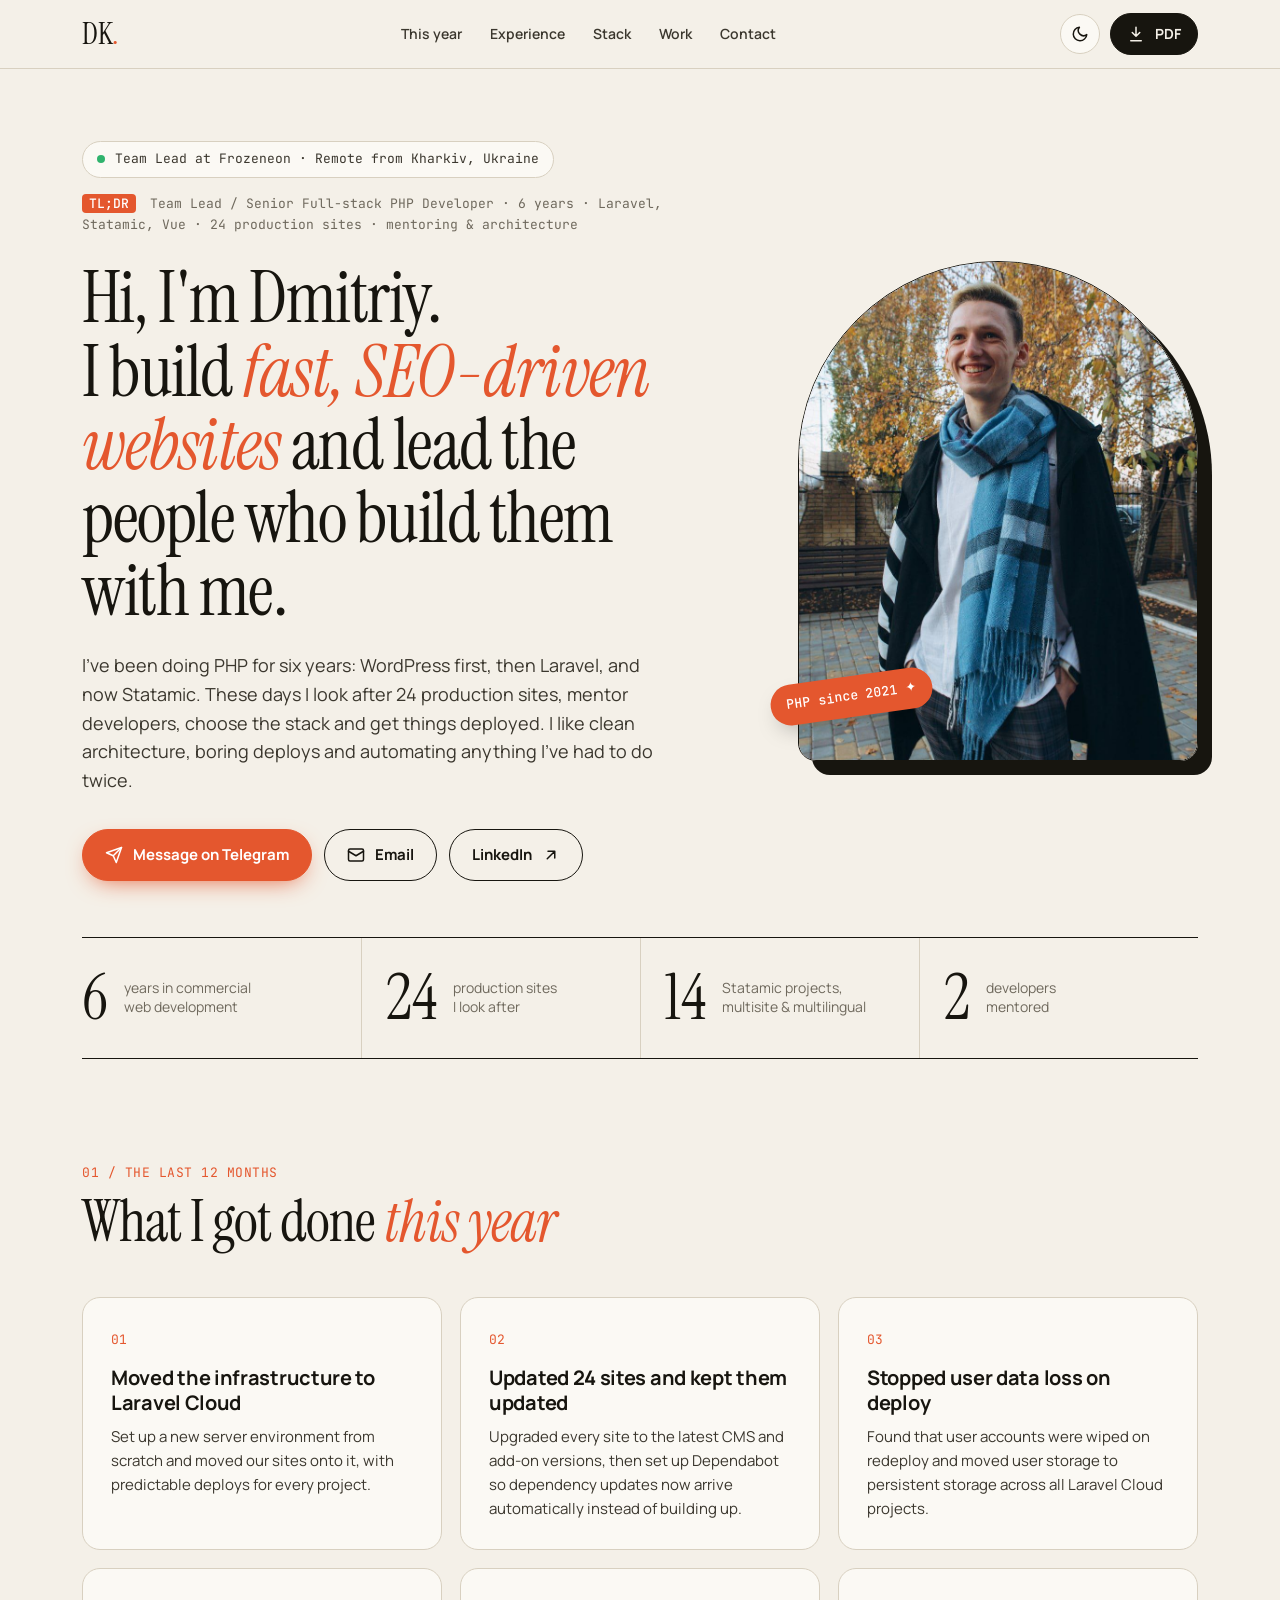
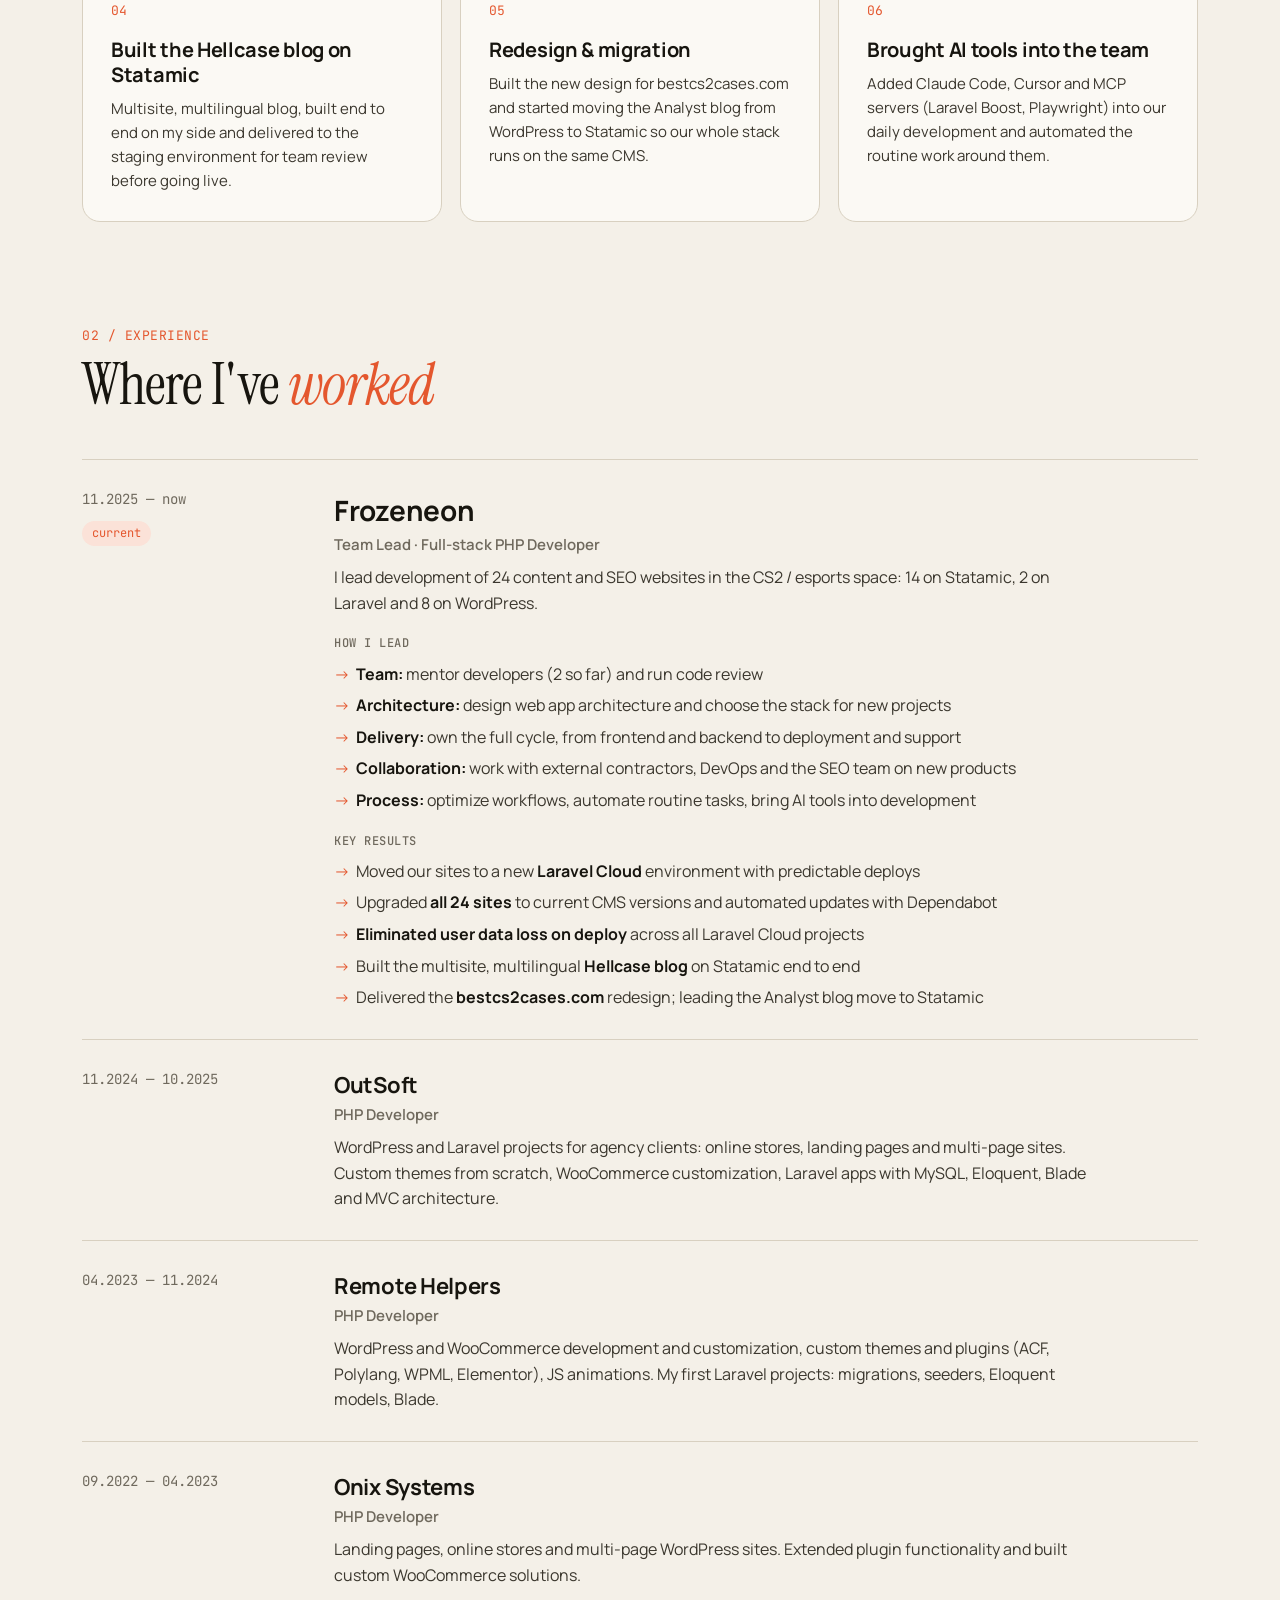
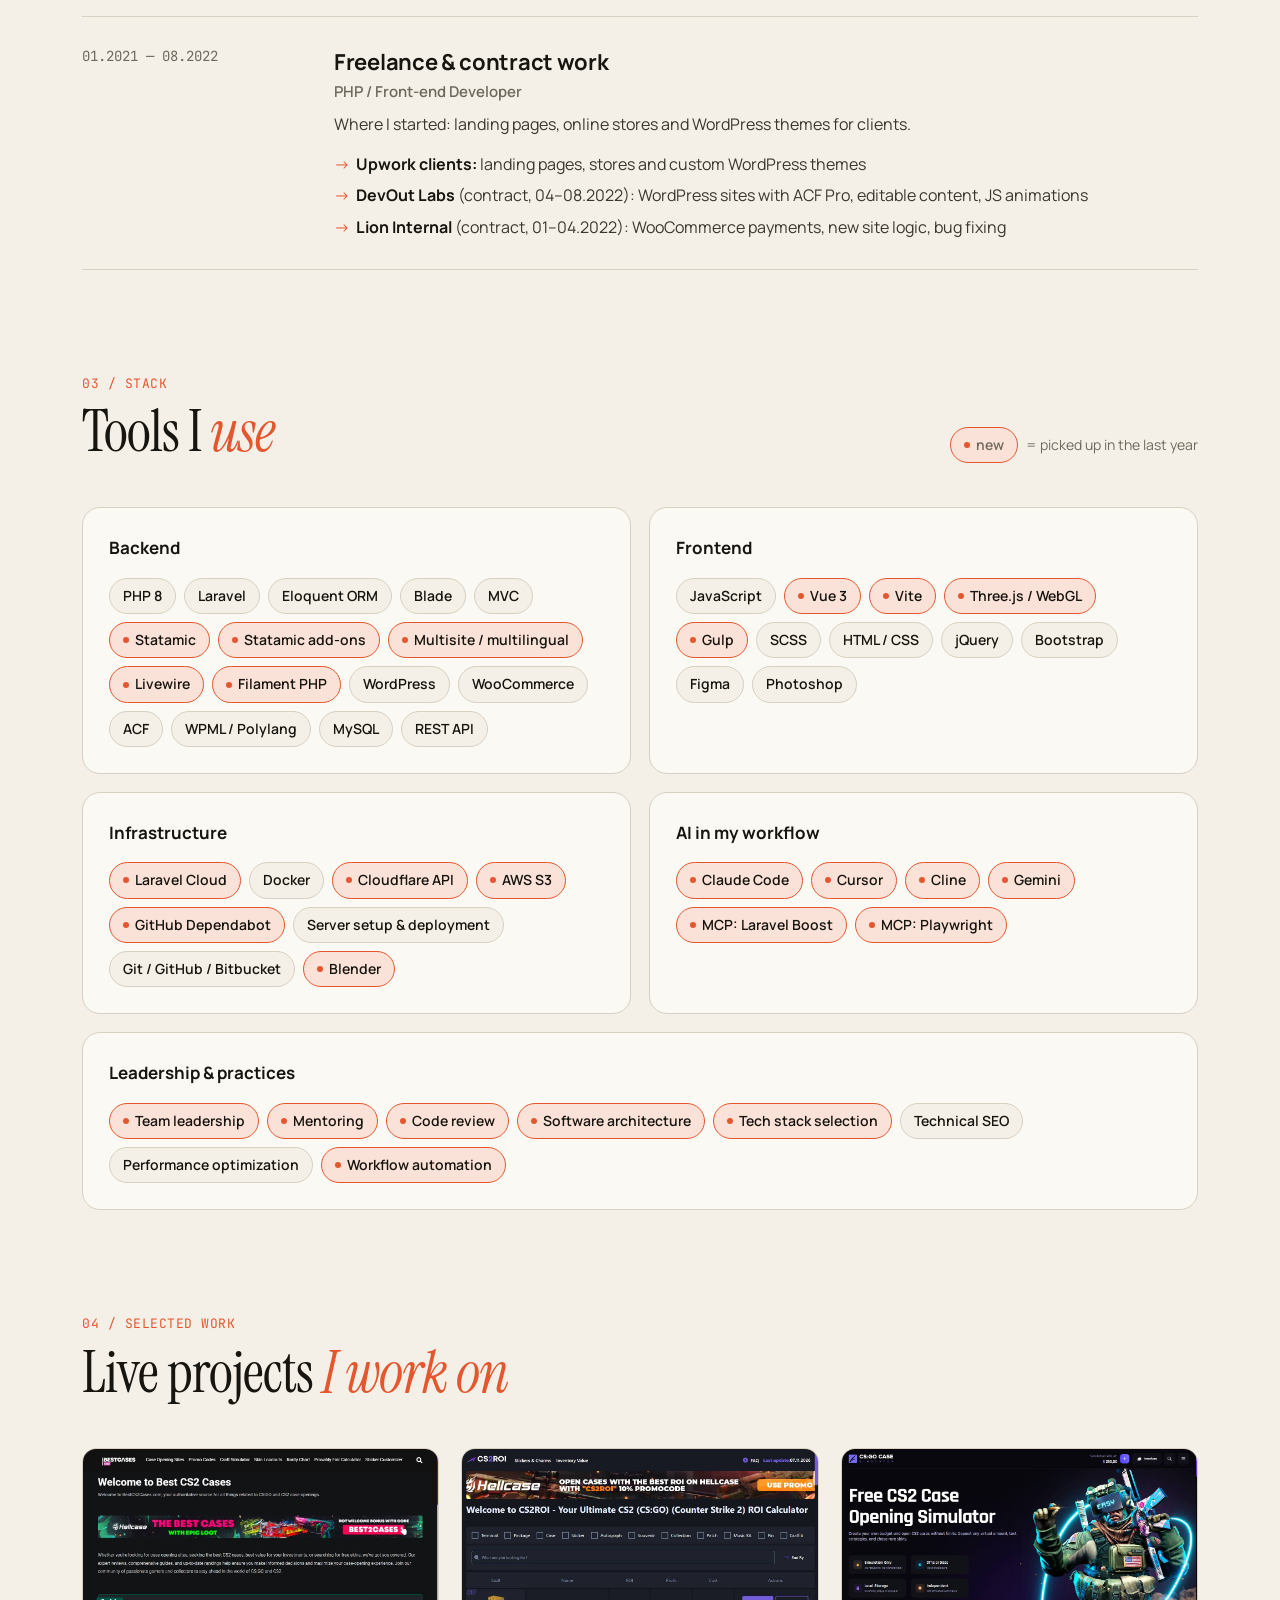
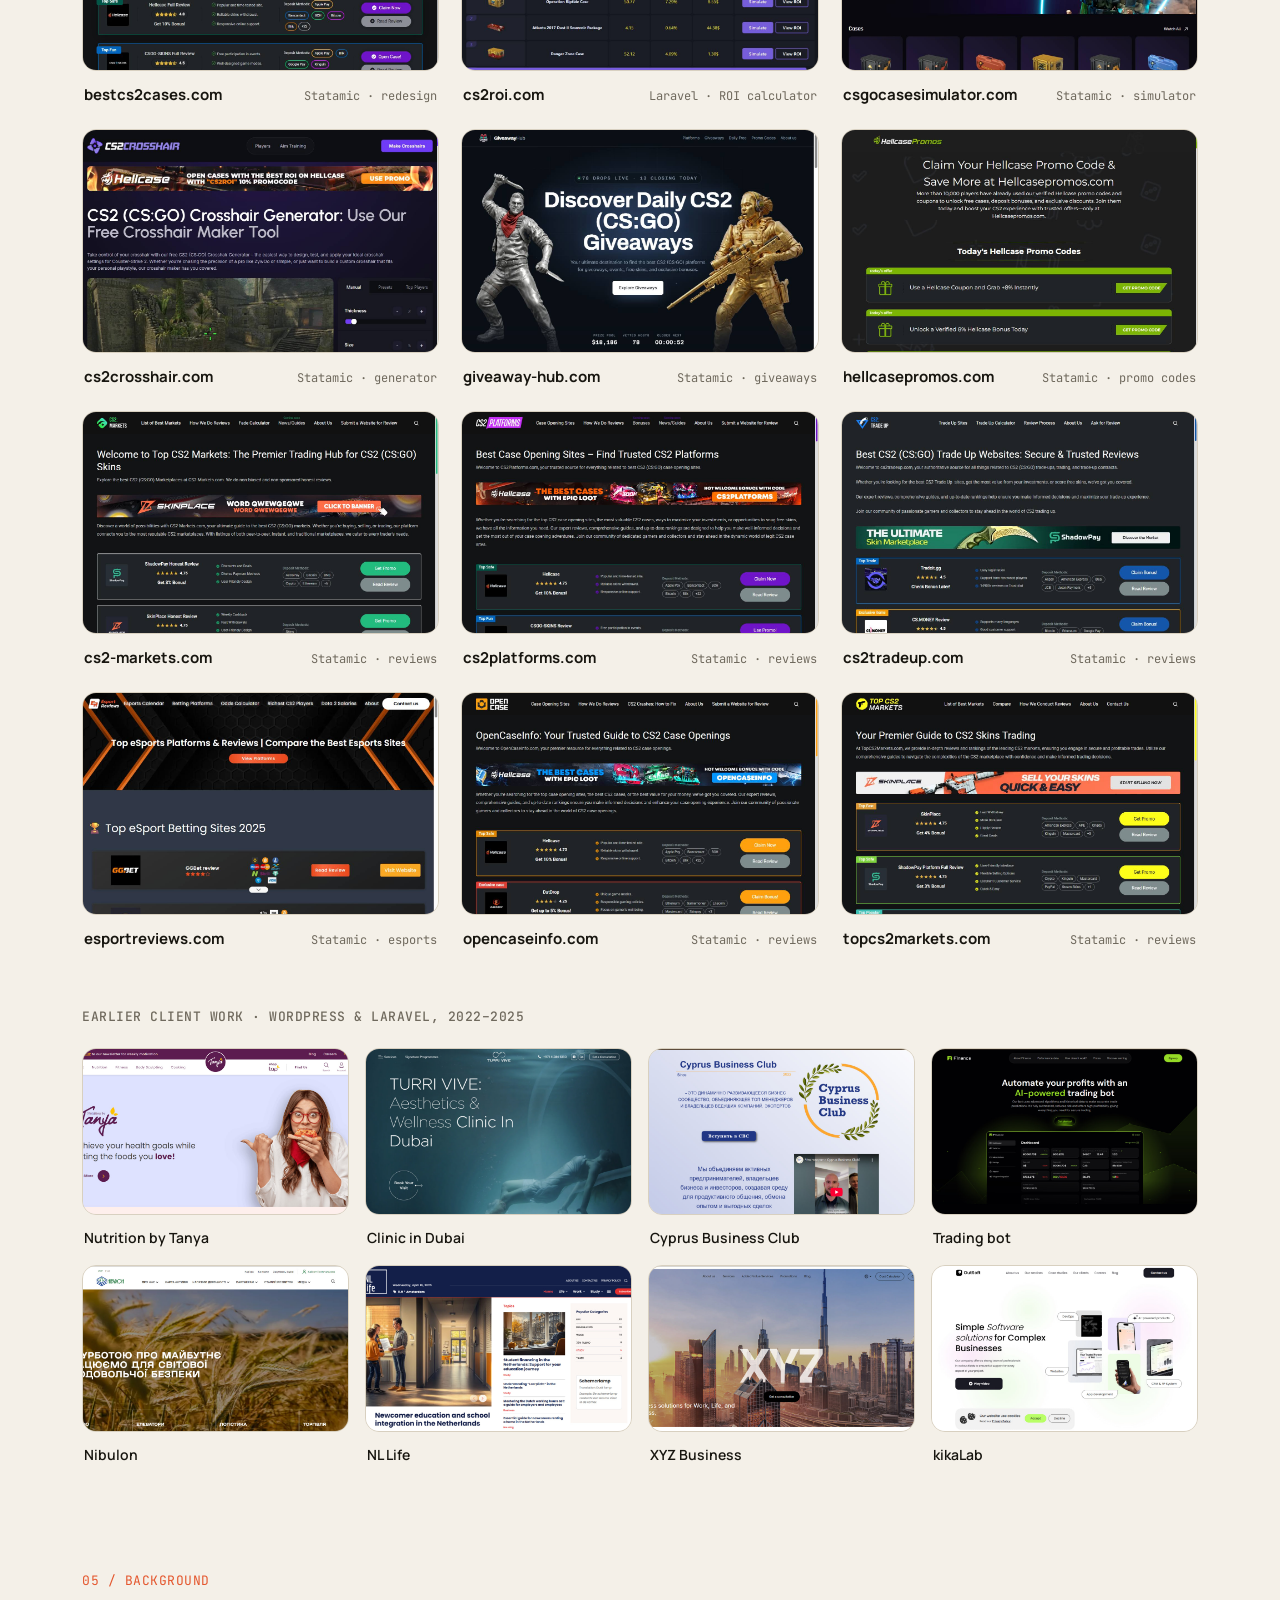
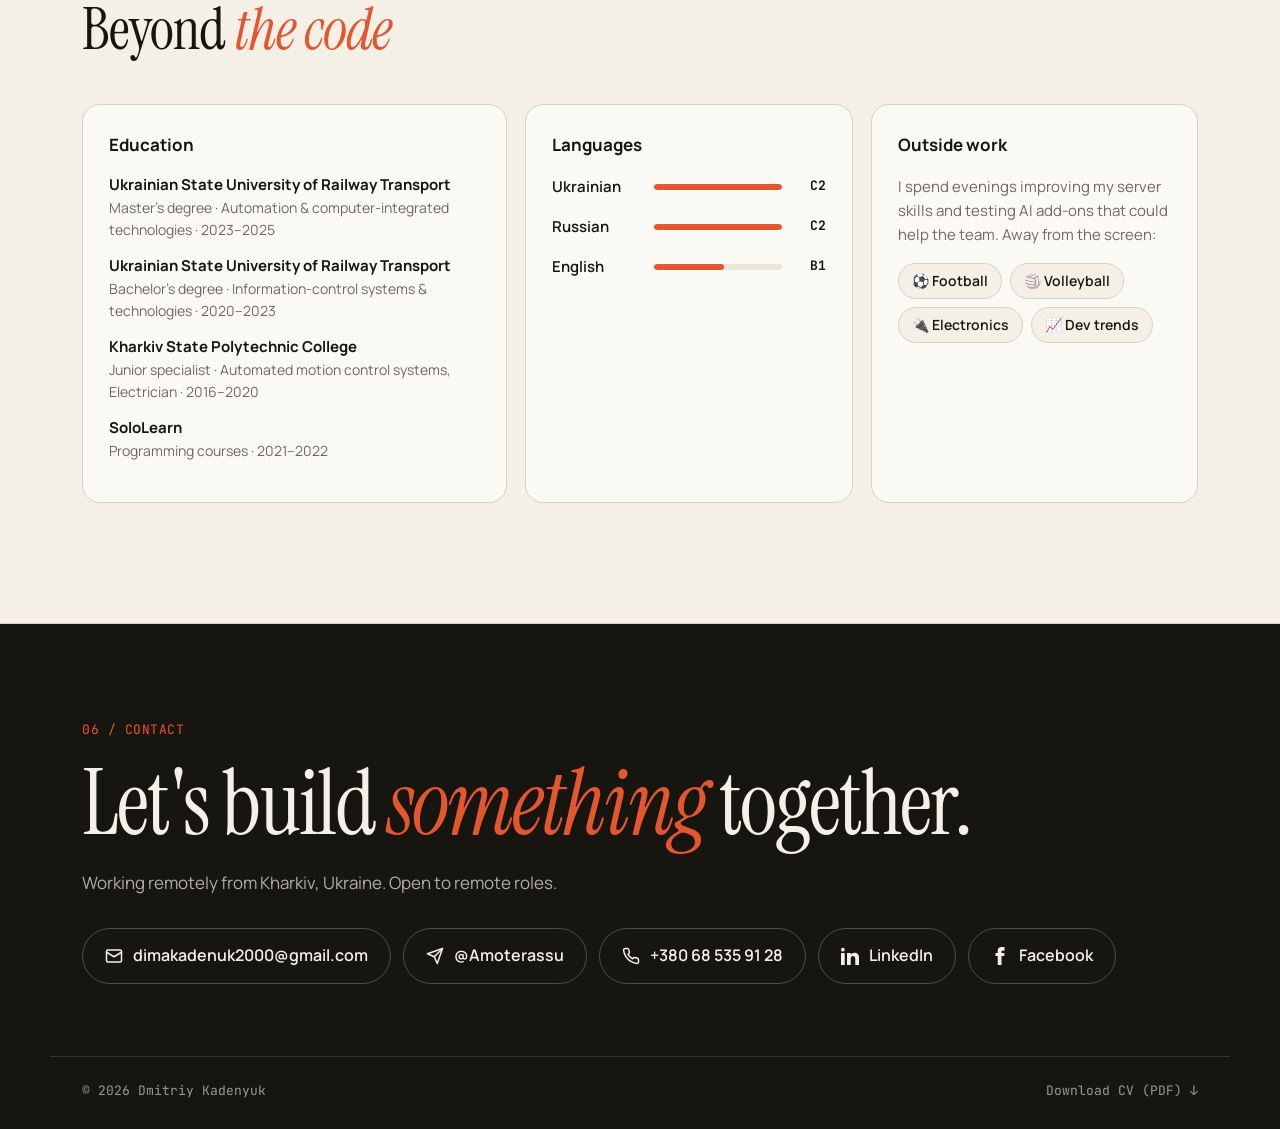
<file: index.html>
<!DOCTYPE html>
<html lang="en">

<head>
    <meta charset="UTF-8">
    <meta name="viewport" content="width=device-width, initial-scale=1.0">
    <title>Dmitriy Kadenyuk — Team Lead, PHP / Laravel / Statamic</title>
    <meta name="description"
        content="Dmitriy Kadenyuk — Team Lead and Senior Full-stack PHP Developer, 6 years of experience. Laravel, Statamic, WordPress, Vue. Leads 24 production websites at Frozeneon. Remote, Kharkiv, Ukraine.">
    <link rel="canonical" href="https://dmitriy-kadeniuk.github.io/myCV-main/">
    <script type="application/ld+json">
    {
        "@context": "https://schema.org",
        "@type": "Person",
        "name": "Dmitriy Kadenyuk",
        "alternateName": ["Dmytro Kadeniuk", "Dmitriy Kadeniuk", "Flexx"],
        "jobTitle": "Team Lead, Senior Full-stack PHP Developer",
        "description": "Team Lead and full-stack PHP developer with 6 years of commercial experience in Laravel, Statamic and WordPress. Leads development of 24 production websites, mentors developers, designs architecture and owns deployment.",
        "url": "https://dmitriy-kadeniuk.github.io/myCV-main/",
        "image": "https://dmitriy-kadeniuk.github.io/myCV-main/assets/img/my1.jpg",
        "email": "mailto:dimakadenuk2000@gmail.com",
        "telephone": "+380685359128",
        "address": {
            "@type": "PostalAddress",
            "addressLocality": "Kharkiv",
            "addressCountry": "UA"
        },
        "worksFor": {
            "@type": "Organization",
            "name": "Frozeneon"
        },
        "alumniOf": [
            { "@type": "CollegeOrUniversity", "name": "Ukrainian State University of Railway Transport" },
            { "@type": "EducationalOrganization", "name": "Kharkiv State Polytechnic College" }
        ],
        "knowsLanguage": ["uk", "ru", "en"],
        "knowsAbout": [
            "PHP", "Laravel", "Statamic", "WordPress", "WooCommerce", "Livewire", "Filament", "Vue.js", "Vite",
            "Three.js", "MySQL", "REST API", "Docker", "Laravel Cloud", "Cloudflare", "AWS S3",
            "Technical SEO", "Software architecture", "Code review", "Mentoring", "Team leadership",
            "Claude Code", "Cursor", "Model Context Protocol"
        ],
        "sameAs": [
            "https://www.linkedin.com/in/dmitriy-kadeniuk/",
            "https://t.me/Amoterassu"
        ]
    }
    </script>
    <link rel="preconnect" href="https://fonts.googleapis.com">
    <link rel="preconnect" href="https://fonts.gstatic.com" crossorigin>
    <link
        href="https://fonts.googleapis.com/css2?family=Instrument+Serif:ital@0;1&family=JetBrains+Mono:wght@400;500&family=Manrope:wght@400;500;600;700;800&display=swap"
        rel="stylesheet">
    <link rel="stylesheet" href="assets/style/css/main.css">
    <script>
        // Apply the saved theme (or the system one) before the first paint
        (function () {
            var t = null;
            try { t = localStorage.getItem('theme'); } catch (e) {}
            if (t !== 'light' && t !== 'dark') {
                t = window.matchMedia && matchMedia('(prefers-color-scheme: dark)').matches ? 'dark' : 'light';
            }
            document.documentElement.setAttribute('data-theme', t);
        })();
    </script>
</head>

<body>
    <header class="topbar">
        <div class="wrap topbar__inner">
            <a href="#top" class="logo" aria-label="Home">DK<span>.</span></a>
            <nav class="nav">
                <a href="#year">This year</a>
                <a href="#experience">Experience</a>
                <a href="#stack">Stack</a>
                <a href="#work">Work</a>
                <a href="#contact">Contact</a>
            </nav>
            <div class="topbar__right">
                <button class="theme-toggle" type="button" aria-label="Switch to dark theme">
                    <svg class="icon-moon" viewBox="0 0 24 24" aria-hidden="true"><path d="M21 12.8A9 9 0 1 1 11.2 3a7 7 0 0 0 9.8 9.8Z" /></svg>
                    <svg class="icon-sun" viewBox="0 0 24 24" aria-hidden="true"><circle cx="12" cy="12" r="4" /><path d="M12 2v2M12 20v2M4.9 4.9l1.4 1.4M17.7 17.7l1.4 1.4M2 12h2M20 12h2M4.9 19.1l1.4-1.4M17.7 6.3l1.4-1.4" /></svg>
                </button>
                <a class="btn btn--ink" href="dmitriy-kadeniuk_cv.pdf" download>
                    <svg viewBox="0 0 24 24" aria-hidden="true"><path d="M12 3v12m0 0-5-5m5 5 5-5M5 21h14" /></svg>
                    PDF
                </a>
            </div>
        </div>
    </header>

    <main id="top">
        <!-- HERO -->
        <section class="hero wrap">
            <div class="hero__text">
                <p class="eyebrow"><span class="dot"></span>Team Lead at Frozeneon · Remote from Kharkiv, Ukraine</p>
                <p class="tldr"><b>TL;DR</b> Team Lead / Senior Full-stack PHP Developer · 6 years · Laravel,
                    Statamic, Vue · 24 production sites · mentoring &amp; architecture</p>
                <h1 class="hero__title">
                    Hi, I'm Dmitriy.<br>
                    I build <em>fast, SEO-driven websites</em> and lead the people who build them with me.
                </h1>
                <p class="hero__lead">
                    I've been doing PHP for six years: WordPress first, then Laravel, and now Statamic.
                    These days I look after 24 production sites, mentor developers, choose the stack and
                    get things deployed. I like clean architecture, boring deploys and automating anything
                    I've had to do twice.
                </p>
                <div class="hero__actions">
                    <a class="btn btn--accent" href="https://t.me/Amoterassu" target="_blank" rel="noopener">
                        <svg viewBox="0 0 24 24" aria-hidden="true"><path d="m22 2-7 20-4-9-9-4Z" /><path d="M22 2 11 13" /></svg>
                        Message on Telegram
                    </a>
                    <a class="btn btn--ghost" href="mailto:dimakadenuk2000@gmail.com">
                        <svg viewBox="0 0 24 24" aria-hidden="true"><rect x="2" y="4" width="20" height="16" rx="2" /><path d="m22 7-10 6L2 7" /></svg>
                        Email
                    </a>
                    <a class="btn btn--ghost" href="https://www.linkedin.com/in/dmitriy-kadeniuk/" target="_blank" rel="noopener">
                        LinkedIn
                        <svg viewBox="0 0 24 24" aria-hidden="true"><path d="M7 17 17 7M8 7h9v9" /></svg>
                    </a>
                </div>
            </div>
            <figure class="hero__photo">
                <img src="assets/img/my1.jpg" alt="Dmitriy Kadenyuk" width="853" height="1280">
                <figcaption class="sticker">PHP since 2021 ✦</figcaption>
            </figure>
        </section>

        <!-- STATS -->
        <section class="stats wrap" aria-label="Key numbers">
            <div class="stat"><b>6</b><span>years in commercial<br>web development</span></div>
            <div class="stat"><b>24</b><span>production sites<br>I look after</span></div>
            <div class="stat"><b>14</b><span>Statamic projects,<br>multisite &amp; multilingual</span></div>
            <div class="stat"><b>2</b><span>developers<br>mentored</span></div>
        </section>

        <!-- THIS YEAR -->
        <section class="section wrap" id="year">
            <div class="section__head">
                <p class="label">01 / The last 12 months</p>
                <h2 class="section__title">What I got done <em>this year</em></h2>
            </div>
            <div class="cards">
                <article class="card">
                    <span class="card__num">01</span>
                    <h3>Moved the infrastructure to Laravel Cloud</h3>
                    <p>Set up a new server environment from scratch and moved our sites onto it, with predictable
                        deploys for every project.</p>
                </article>
                <article class="card">
                    <span class="card__num">02</span>
                    <h3>Updated 24 sites and kept them updated</h3>
                    <p>Upgraded every site to the latest CMS and add-on versions, then set up Dependabot so
                        dependency updates now arrive automatically instead of building up.</p>
                </article>
                <article class="card">
                    <span class="card__num">03</span>
                    <h3>Stopped user data loss on deploy</h3>
                    <p>Found that user accounts were wiped on redeploy and moved user storage to persistent
                        storage across all Laravel Cloud projects.</p>
                </article>
                <article class="card">
                    <span class="card__num">04</span>
                    <h3>Built the Hellcase blog on Statamic</h3>
                    <p>Multisite, multilingual blog, built end to end on my side and delivered to the staging
                        environment for team review before going live.</p>
                </article>
                <article class="card">
                    <span class="card__num">05</span>
                    <h3>Redesign &amp; migration</h3>
                    <p>Built the new design for bestcs2cases.com and started moving the Analyst blog from WordPress
                        to Statamic so our whole stack runs on the same CMS.</p>
                </article>
                <article class="card">
                    <span class="card__num">06</span>
                    <h3>Brought AI tools into the team</h3>
                    <p>Added Claude Code, Cursor and MCP servers (Laravel Boost, Playwright) into our
                        daily development and automated the routine work around them.</p>
                </article>
            </div>
        </section>

        <!-- EXPERIENCE -->
        <section class="section wrap" id="experience">
            <div class="section__head">
                <p class="label">02 / Experience</p>
                <h2 class="section__title">Where I've <em>worked</em></h2>
            </div>

            <ol class="timeline">
                <li class="job job--current">
                    <div class="job__meta">
                        <span class="job__date">11.2025 — now</span>
                        <span class="badge">current</span>
                    </div>
                    <div class="job__body">
                        <h3>Frozeneon <span>Team Lead · Full-stack PHP Developer</span></h3>
                        <p>I lead development of 24 content and SEO websites in the CS2 / esports space:
                            14 on Statamic, 2 on Laravel and 8 on WordPress.</p>
                        <h4 class="job__sub">How I lead</h4>
                        <ul>
                            <li><b>Team:</b> mentor developers (2 so far) and run code review</li>
                            <li><b>Architecture:</b> design web app architecture and choose the stack for new projects</li>
                            <li><b>Delivery:</b> own the full cycle, from frontend and backend to deployment and support</li>
                            <li><b>Collaboration:</b> work with external contractors, DevOps and the SEO team on new products</li>
                            <li><b>Process:</b> optimize workflows, automate routine tasks, bring AI tools into development</li>
                        </ul>
                        <h4 class="job__sub">Key results</h4>
                        <ul>
                            <li>Moved our sites to a new <b>Laravel Cloud</b> environment with predictable deploys</li>
                            <li>Upgraded <b>all 24 sites</b> to current CMS versions and automated updates with Dependabot</li>
                            <li><b>Eliminated user data loss on deploy</b> across all Laravel Cloud projects</li>
                            <li>Built the multisite, multilingual <b>Hellcase blog</b> on Statamic end to end</li>
                            <li>Delivered the <b>bestcs2cases.com</b> redesign; leading the Analyst blog move to Statamic</li>
                        </ul>
                    </div>
                </li>
                <li class="job">
                    <div class="job__meta"><span class="job__date">11.2024 — 10.2025</span></div>
                    <div class="job__body">
                        <h3>OutSoft <span>PHP Developer</span></h3>
                        <p>WordPress and Laravel projects for agency clients: online stores, landing pages and
                            multi-page sites. Custom themes from scratch, WooCommerce customization, Laravel apps
                            with MySQL, Eloquent, Blade and MVC architecture.</p>
                    </div>
                </li>
                <li class="job">
                    <div class="job__meta"><span class="job__date">04.2023 — 11.2024</span></div>
                    <div class="job__body">
                        <h3>Remote Helpers <span>PHP Developer</span></h3>
                        <p>WordPress and WooCommerce development and customization, custom themes and plugins (ACF,
                            Polylang, WPML, Elementor), JS animations. My first Laravel projects: migrations,
                            seeders, Eloquent models, Blade.</p>
                    </div>
                </li>
                <li class="job">
                    <div class="job__meta"><span class="job__date">09.2022 — 04.2023</span></div>
                    <div class="job__body">
                        <h3>Onix Systems <span>PHP Developer</span></h3>
                        <p>Landing pages, online stores and multi-page WordPress sites. Extended plugin
                            functionality and built custom WooCommerce solutions.</p>
                    </div>
                </li>
                <li class="job">
                    <div class="job__meta"><span class="job__date">01.2021 — 08.2022</span></div>
                    <div class="job__body">
                        <h3>Freelance &amp; contract work <span>PHP / Front-end Developer</span></h3>
                        <p>Where I started: landing pages, online stores and WordPress themes for clients.</p>
                        <ul>
                            <li><b>Upwork clients:</b> landing pages, stores and custom WordPress themes</li>
                            <li><b>DevOut Labs</b> (contract, 04–08.2022): WordPress sites with ACF Pro, editable content, JS animations</li>
                            <li><b>Lion Internal</b> (contract, 01–04.2022): WooCommerce payments, new site logic, bug fixing</li>
                        </ul>
                    </div>
                </li>
            </ol>
        </section>

        <!-- STACK -->
        <section class="section wrap" id="stack">
            <div class="section__head">
                <p class="label">03 / Stack</p>
                <h2 class="section__title">Tools I <em>use</em></h2>
                <p class="section__note"><span class="chip chip--new">new</span> = picked up in the last year</p>
            </div>
            <div class="stack">
                <div class="stack__group">
                    <h3>Backend</h3>
                    <div class="chips">
                        <span class="chip">PHP 8</span>
                        <span class="chip">Laravel</span>
                        <span class="chip">Eloquent ORM</span>
                        <span class="chip">Blade</span>
                        <span class="chip">MVC</span>
                        <span class="chip chip--new">Statamic</span>
                        <span class="chip chip--new">Statamic add-ons</span>
                        <span class="chip chip--new">Multisite / multilingual</span>
                        <span class="chip chip--new">Livewire</span>
                        <span class="chip chip--new">Filament PHP</span>
                        <span class="chip">WordPress</span>
                        <span class="chip">WooCommerce</span>
                        <span class="chip">ACF</span>
                        <span class="chip">WPML / Polylang</span>
                        <span class="chip">MySQL</span>
                        <span class="chip">REST API</span>
                    </div>
                </div>
                <div class="stack__group">
                    <h3>Frontend</h3>
                    <div class="chips">
                        <span class="chip">JavaScript</span>
                        <span class="chip chip--new">Vue 3</span>
                        <span class="chip chip--new">Vite</span>
                        <span class="chip chip--new">Three.js / WebGL</span>
                        <span class="chip chip--new">Gulp</span>
                        <span class="chip">SCSS</span>
                        <span class="chip">HTML / CSS</span>
                        <span class="chip">jQuery</span>
                        <span class="chip">Bootstrap</span>
                        <span class="chip">Figma</span>
                        <span class="chip">Photoshop</span>
                    </div>
                </div>
                <div class="stack__group">
                    <h3>Infrastructure</h3>
                    <div class="chips">
                        <span class="chip chip--new">Laravel Cloud</span>
                        <span class="chip">Docker</span>
                        <span class="chip chip--new">Cloudflare API</span>
                        <span class="chip chip--new">AWS S3</span>
                        <span class="chip chip--new">GitHub Dependabot</span>
                        <span class="chip">Server setup &amp; deployment</span>
                        <span class="chip">Git / GitHub / Bitbucket</span>
                        <span class="chip chip--new">Blender</span>
                    </div>
                </div>
                <div class="stack__group">
                    <h3>AI in my workflow</h3>
                    <div class="chips">
                        <span class="chip chip--new">Claude Code</span>
                        <span class="chip chip--new">Cursor</span>
                        <span class="chip chip--new">Cline</span>
                        <span class="chip chip--new">Gemini</span>
                        <span class="chip chip--new">MCP: Laravel Boost</span>
                        <span class="chip chip--new">MCP: Playwright</span>
                    </div>
                </div>
                <div class="stack__group stack__group--wide">
                    <h3>Leadership &amp; practices</h3>
                    <div class="chips">
                        <span class="chip chip--new">Team leadership</span>
                        <span class="chip chip--new">Mentoring</span>
                        <span class="chip chip--new">Code review</span>
                        <span class="chip chip--new">Software architecture</span>
                        <span class="chip chip--new">Tech stack selection</span>
                        <span class="chip">Technical SEO</span>
                        <span class="chip">Performance optimization</span>
                        <span class="chip chip--new">Workflow automation</span>
                    </div>
                </div>
            </div>
        </section>

        <!-- WORK -->
        <section class="section wrap" id="work">
            <div class="section__head">
                <p class="label">04 / Selected work</p>
                <h2 class="section__title">Live projects <em>I work on</em></h2>
            </div>
            <div class="works">
                <a class="work" href="https://bestcs2cases.com/" target="_blank" rel="noopener">
                    <div class="work__img"><img src="assets/img/work/bestcs2cases_com.jpg" alt="bestcs2cases.com" loading="lazy"></div>
                    <div class="work__info"><b>bestcs2cases.com</b><span>Statamic · redesign</span></div>
                </a>
                <a class="work" href="https://cs2roi.com/" target="_blank" rel="noopener">
                    <div class="work__img"><img src="assets/img/work/cs2roi_com.jpg" alt="cs2roi.com" loading="lazy"></div>
                    <div class="work__info"><b>cs2roi.com</b><span>Laravel · ROI calculator</span></div>
                </a>
                <a class="work" href="https://csgocasesimulator.com/" target="_blank" rel="noopener">
                    <div class="work__img"><img src="assets/img/work/csgocasesimulator_com.jpg" alt="csgocasesimulator.com" loading="lazy"></div>
                    <div class="work__info"><b>csgocasesimulator.com</b><span>Statamic · simulator</span></div>
                </a>
                <a class="work" href="https://cs2crosshair.com/" target="_blank" rel="noopener">
                    <div class="work__img"><img src="assets/img/work/cs2crosshair_com.jpg" alt="cs2crosshair.com" loading="lazy"></div>
                    <div class="work__info"><b>cs2crosshair.com</b><span>Statamic · generator</span></div>
                </a>
                <a class="work" href="https://giveaway-hub.com/" target="_blank" rel="noopener">
                    <div class="work__img"><img src="assets/img/work/giveaway-hub_com.jpg" alt="giveaway-hub.com" loading="lazy"></div>
                    <div class="work__info"><b>giveaway-hub.com</b><span>Statamic · giveaways</span></div>
                </a>
                <a class="work" href="https://hellcasepromos.com/" target="_blank" rel="noopener">
                    <div class="work__img"><img src="assets/img/work/hellcasepromos_com.jpg" alt="hellcasepromos.com" loading="lazy"></div>
                    <div class="work__info"><b>hellcasepromos.com</b><span>Statamic · promo codes</span></div>
                </a>
                <a class="work" href="https://cs2-markets.com/" target="_blank" rel="noopener">
                    <div class="work__img"><img src="assets/img/work/cs2-markets_com.jpg" alt="cs2-markets.com" loading="lazy"></div>
                    <div class="work__info"><b>cs2-markets.com</b><span>Statamic · reviews</span></div>
                </a>
                <a class="work" href="https://cs2platforms.com/" target="_blank" rel="noopener">
                    <div class="work__img"><img src="assets/img/work/cs2platforms_com.jpg" alt="cs2platforms.com" loading="lazy"></div>
                    <div class="work__info"><b>cs2platforms.com</b><span>Statamic · reviews</span></div>
                </a>
                <a class="work" href="https://cs2tradeup.com/" target="_blank" rel="noopener">
                    <div class="work__img"><img src="assets/img/work/cs2tradeup_com.jpg" alt="cs2tradeup.com" loading="lazy"></div>
                    <div class="work__info"><b>cs2tradeup.com</b><span>Statamic · reviews</span></div>
                </a>
                <a class="work" href="https://esportreviews.com/" target="_blank" rel="noopener">
                    <div class="work__img"><img src="assets/img/work/esportreviews_com.jpg" alt="esportreviews.com" loading="lazy"></div>
                    <div class="work__info"><b>esportreviews.com</b><span>Statamic · esports</span></div>
                </a>
                <a class="work" href="https://opencaseinfo.com/" target="_blank" rel="noopener">
                    <div class="work__img"><img src="assets/img/work/opencaseinfo_com.jpg" alt="opencaseinfo.com" loading="lazy"></div>
                    <div class="work__info"><b>opencaseinfo.com</b><span>Statamic · reviews</span></div>
                </a>
                <a class="work" href="https://topcs2markets.com/" target="_blank" rel="noopener">
                    <div class="work__img"><img src="assets/img/work/topcs2markets_com.jpg" alt="topcs2markets.com" loading="lazy"></div>
                    <div class="work__info"><b>topcs2markets.com</b><span>Statamic · reviews</span></div>
                </a>
            </div>

            <h3 class="subhead">Earlier client work · WordPress &amp; Laravel, 2022–2025</h3>
            <div class="works works--small">
                <a class="work" href="https://nutritionbytanya.com/" target="_blank" rel="noopener">
                    <div class="work__img"><img src="assets/img/nutrion.jpg" alt="Nutrition by Tanya" loading="lazy"></div>
                    <div class="work__info"><b>Nutrition by Tanya</b></div>
                </a>
                <a class="work" href="https://turri-vive.com/" target="_blank" rel="noopener">
                    <div class="work__img"><img src="assets/img/clinica.jpg" alt="Clinic in Dubai" loading="lazy"></div>
                    <div class="work__info"><b>Clinic in Dubai</b></div>
                </a>
                <a class="work" href="https://cyprusbusinessclub.com/" target="_blank" rel="noopener">
                    <div class="work__img"><img src="assets/img/cbc.jpg" alt="Cyprus Business Club" loading="lazy"></div>
                    <div class="work__info"><b>Cyprus Business Club</b></div>
                </a>
                <a class="work" href="https://f1nance.ai/" target="_blank" rel="noopener">
                    <div class="work__img"><img src="assets/img/tr-bot.jpg" alt="Trading bot" loading="lazy"></div>
                    <div class="work__info"><b>Trading bot</b></div>
                </a>
                <a class="work" href="https://www.nibulon.com/" target="_blank" rel="noopener">
                    <div class="work__img"><img src="assets/img/nibulon.jpg" alt="Nibulon" loading="lazy"></div>
                    <div class="work__info"><b>Nibulon</b></div>
                </a>
                <a class="work" href="https://nl.life/" target="_blank" rel="noopener">
                    <div class="work__img"><img src="assets/img/nl_life.jpg" alt="NL Life" loading="lazy"></div>
                    <div class="work__info"><b>NL Life</b></div>
                </a>
                <a class="work" href="https://xyzbusiness-services.com/" target="_blank" rel="noopener">
                    <div class="work__img"><img src="assets/img/xyz.jpg" alt="XYZ Business" loading="lazy"></div>
                    <div class="work__info"><b>XYZ Business</b></div>
                </a>
                <a class="work" href="https://kika-lab.com/" target="_blank" rel="noopener">
                    <div class="work__img"><img src="assets/img/outsoft.jpg" alt="kikaLab" loading="lazy"></div>
                    <div class="work__info"><b>kikaLab</b></div>
                </a>
            </div>
        </section>

        <!-- EDUCATION / LANGUAGES / INTERESTS -->
        <section class="section wrap" id="about">
            <div class="section__head">
                <p class="label">05 / Background</p>
                <h2 class="section__title">Beyond <em>the code</em></h2>
            </div>
            <div class="trio">
                <div class="trio__col">
                    <h3>Education</h3>
                    <dl class="edu">
                        <dt>Ukrainian State University of Railway Transport</dt>
                        <dd>Master’s degree · Automation &amp; computer-integrated technologies · 2023–2025</dd>
                        <dt>Ukrainian State University of Railway Transport</dt>
                        <dd>Bachelor’s degree · Information-control systems &amp; technologies · 2020–2023</dd>
                        <dt>Kharkiv State Polytechnic College</dt>
                        <dd>Junior specialist · Automated motion control systems, Electrician · 2016–2020</dd>
                        <dt>SoloLearn</dt>
                        <dd>Programming courses · 2021–2022</dd>
                    </dl>
                </div>
                <div class="trio__col">
                    <h3>Languages</h3>
                    <ul class="langs">
                        <li><span>Ukrainian</span><i style="--lvl:100%"></i><b>C2</b></li>
                        <li><span>Russian</span><i style="--lvl:100%"></i><b>C2</b></li>
                        <li><span>English</span><i style="--lvl:55%"></i><b>B1</b></li>
                    </ul>
                </div>
                <div class="trio__col">
                    <h3>Outside work</h3>
                    <p class="muted">I spend evenings improving my server skills and testing AI add-ons
                        that could help the team. Away from the screen:</p>
                    <div class="chips">
                        <span class="chip">⚽ Football</span>
                        <span class="chip">🏐 Volleyball</span>
                        <span class="chip">🔌 Electronics</span>
                        <span class="chip">📈 Dev trends</span>
                    </div>
                </div>
            </div>
        </section>

        <!-- CONTACT -->
        <section class="contact" id="contact">
            <div class="wrap contact__inner">
                <p class="label label--light">06 / Contact</p>
                <h2 class="contact__title">Let's build <em>something</em> together.</h2>
                <p class="contact__note">Working remotely from Kharkiv, Ukraine. Open to remote roles.</p>
                <div class="contact__links">
                    <a href="mailto:dimakadenuk2000@gmail.com">
                        <svg viewBox="0 0 24 24" aria-hidden="true"><rect x="2" y="4" width="20" height="16" rx="2" /><path d="m22 7-10 6L2 7" /></svg>
                        dimakadenuk2000@gmail.com
                    </a>
                    <a href="https://t.me/Amoterassu" target="_blank" rel="noopener">
                        <svg viewBox="0 0 24 24" aria-hidden="true"><path d="m22 2-7 20-4-9-9-4Z" /><path d="M22 2 11 13" /></svg>
                        @Amoterassu
                    </a>
                    <a href="tel:+380685359128">
                        <svg viewBox="0 0 24 24" aria-hidden="true"><path d="M22 16.9v3a2 2 0 0 1-2.2 2 19.8 19.8 0 0 1-8.6-3.1 19.5 19.5 0 0 1-6-6A19.8 19.8 0 0 1 2.1 4.2 2 2 0 0 1 4.1 2h3a2 2 0 0 1 2 1.7c.1.9.4 1.8.7 2.7a2 2 0 0 1-.5 2.1L8 9.8a16 16 0 0 0 6 6l1.3-1.3a2 2 0 0 1 2.1-.4c.9.3 1.8.6 2.7.7a2 2 0 0 1 1.7 2Z" /></svg>
                        +380 68 535 91 28
                    </a>
                    <a href="https://www.linkedin.com/in/dmitriy-kadeniuk/" target="_blank" rel="noopener">
                        <svg viewBox="0 0 24 24" aria-hidden="true" class="fill"><path d="M4.98 3.5a2.48 2.5 0 1 1-4.96 0 2.48 2.5 0 0 1 4.96 0zM5 8H0v16h5V8zm7.98 0H8.01v16h4.97v-8.4c0-4.67 6.03-5.05 6.03 0V24H24V13.87c0-7.88-8.92-7.6-11.02-3.72V8z" /></svg>
                        LinkedIn
                    </a>
                    <a href="https://www.facebook.com/profile.php?id=100084065657396" target="_blank" rel="noopener">
                        <svg viewBox="0 0 24 24" aria-hidden="true" class="fill"><path d="M9 8H6v4h3v12h5V12h3.64L18 8h-4V6.33C14 5.38 14.19 5 15.12 5H18V0h-3.81C10.6 0 9 1.58 9 4.62V8z" /></svg>
                        Facebook
                    </a>
                </div>
            </div>
            <div class="wrap footer">
                <span>© 2026 Dmitriy Kadenyuk</span>
                <a href="dmitriy-kadeniuk_cv.pdf" download>Download CV (PDF) ↓</a>
            </div>
        </section>
    </main>
    <script>
        (function () {
            var root = document.documentElement;
            var btn = document.querySelector('.theme-toggle');
            function sync() {
                var dark = root.getAttribute('data-theme') === 'dark';
                btn.setAttribute('aria-label', dark ? 'Switch to light theme' : 'Switch to dark theme');
            }
            sync();
            btn.addEventListener('click', function () {
                var next = root.getAttribute('data-theme') === 'dark' ? 'light' : 'dark';
                root.setAttribute('data-theme', next);
                try { localStorage.setItem('theme', next); } catch (e) {}
                sync();
            });
        })();
    </script>
</body>

</html>
</file>
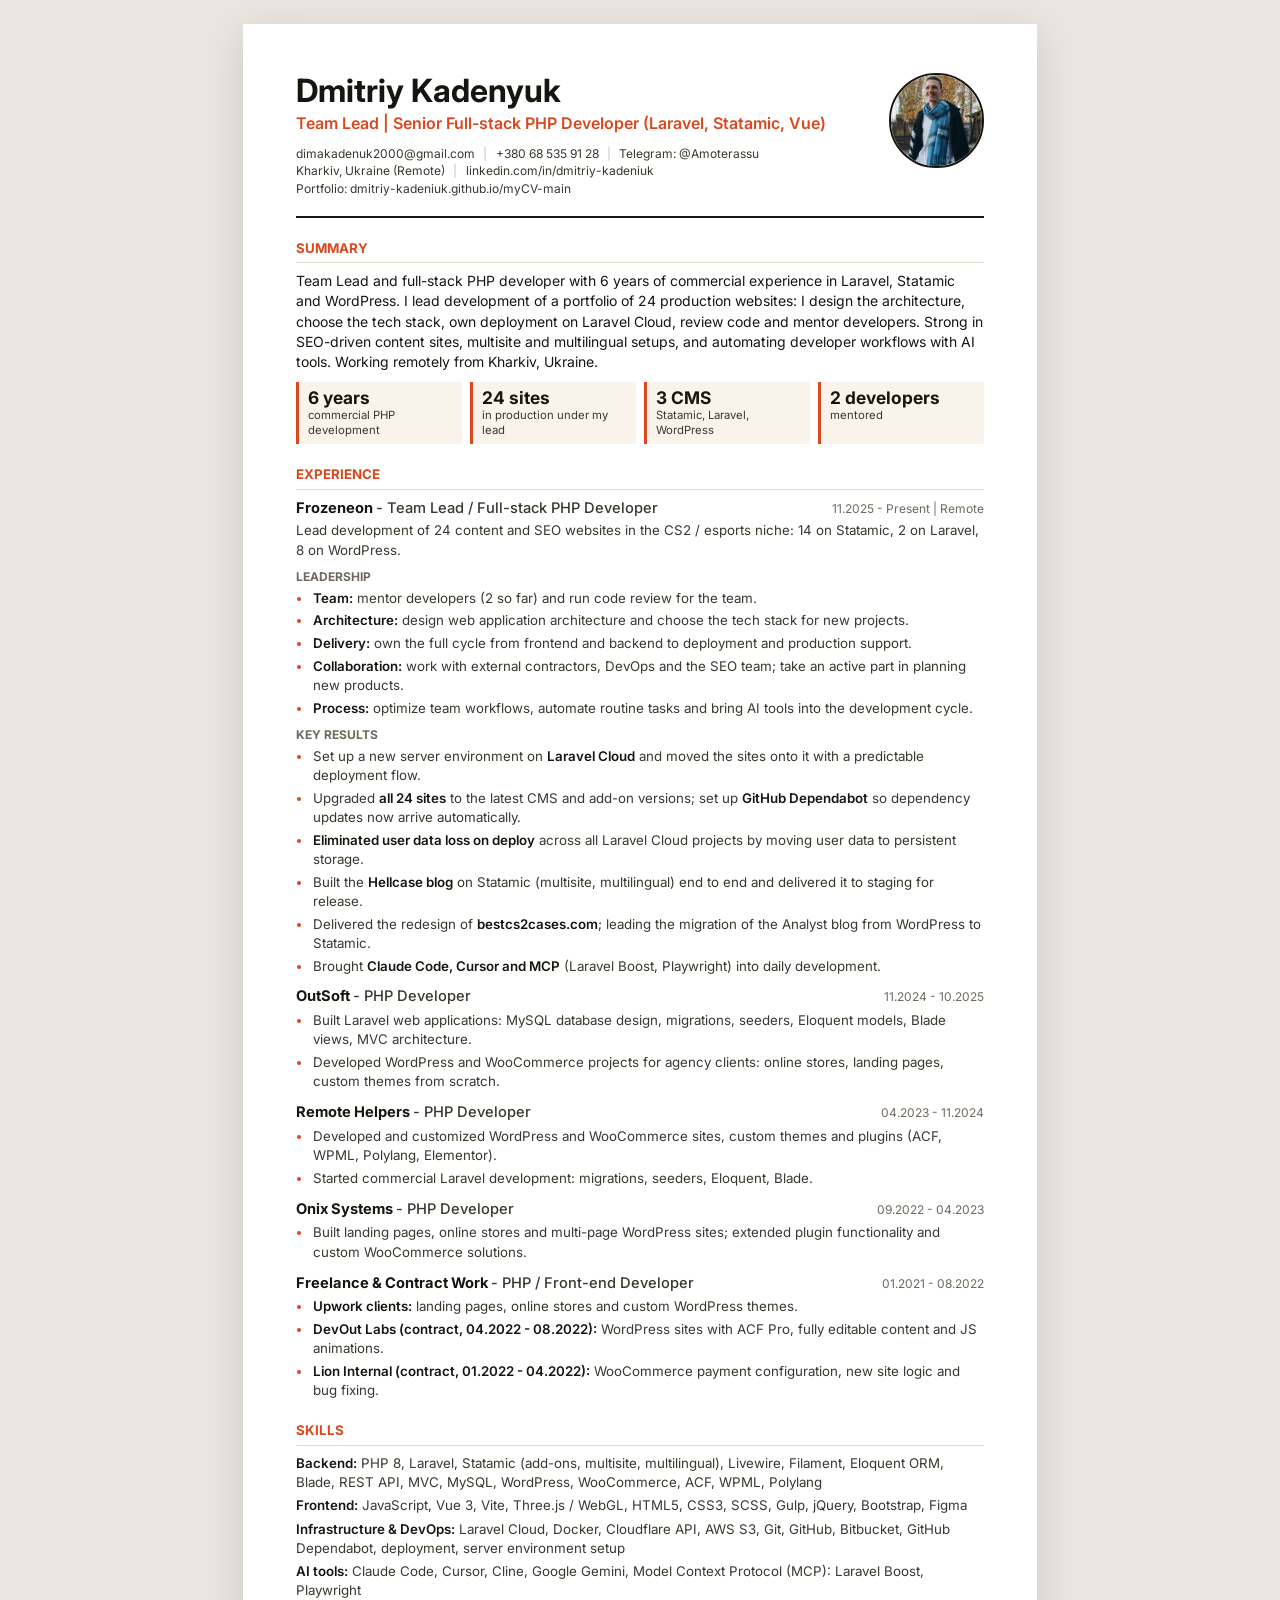
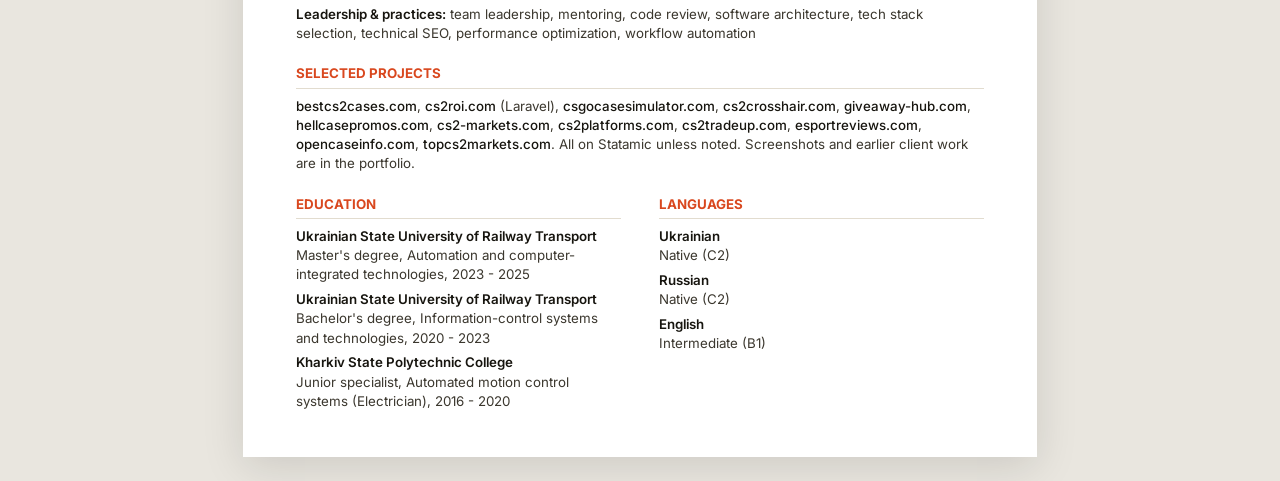
<file: cv.html>
<!DOCTYPE html>
<html lang="en">

<head>
    <meta charset="UTF-8">
    <meta name="viewport" content="width=device-width, initial-scale=1.0">
    <meta name="robots" content="noindex">
    <title>Dmitriy Kadenyuk - CV</title>
    <!-- Source for dmitriy-kadeniuk_cv.pdf: one column, plain text, standard section names (ATS / AI friendly) -->
    <link rel="preconnect" href="https://fonts.googleapis.com">
    <link rel="preconnect" href="https://fonts.gstatic.com" crossorigin>
    <link href="https://fonts.googleapis.com/css2?family=Inter:wght@400;500;600;700&display=swap" rel="stylesheet">
    <style>
        @page { size: A4; margin: 13mm 14mm 12mm; }

        :root {
            --ink: #17150f;
            --ink-2: #3b372e;
            --muted: #6f695d;
            --line: #e2dccf;
            --accent: #d9481f;
            --soft: #faf3ec;
        }

        * { box-sizing: border-box; margin: 0; padding: 0; }

        html { background: #e9e6df; }

        body {
            font-family: "Inter", Arial, Helvetica, sans-serif;
            font-size: 10pt;
            line-height: 1.45;
            color: var(--ink);
            -webkit-print-color-adjust: exact;
            print-color-adjust: exact;
        }

        .page {
            width: 210mm;
            min-height: 297mm;
            margin: 24px auto;
            padding: 13mm 14mm 12mm;
            background: #fff;
            box-shadow: 0 10px 40px rgba(0, 0, 0, .12);
        }

        a { color: inherit; text-decoration: none; }
        ul { list-style: none; }

        /* Header */
        /* No position:relative/absolute anywhere: Chrome emits positioned layers out of reading order in PDFs */
        header { padding-bottom: 5mm; border-bottom: 2pt solid var(--ink); display: flow-root; }
        h1 { font-size: 24pt; line-height: 1.1; font-weight: 700; }
        .title { font-size: 12pt; font-weight: 600; color: var(--accent); margin-top: 3pt; }
        .contacts { margin-top: 7pt; font-size: 9pt; color: var(--ink-2); }
        .contacts span { white-space: nowrap; }
        .contacts i { font-style: normal; color: #c9c1b1; margin: 0 4pt; }
        .photo {
            float: right; margin-left: 8mm;
            width: 25mm; height: 25mm; border-radius: 50%;
            object-fit: cover; object-position: center 25%;
            border: 1.5pt solid var(--ink);
        }

        /* Sections */
        section { margin-top: 5.5mm; }
        h2 {
            font-size: 10pt; font-weight: 700; text-transform: uppercase;
            color: var(--accent); padding-bottom: 3pt; margin-bottom: 6pt;
            border-bottom: 0.75pt solid var(--line);
            break-after: avoid;
        }
        p { color: var(--ink-2); }

        .summary { font-size: 10.5pt; color: var(--ink); }

        /* Highlight strip */
        .highlights { display: flex; gap: 6pt; margin-top: 7pt; }
        .highlights li {
            flex: 1; background: var(--soft); border-left: 2.5pt solid var(--accent);
            padding: 5pt 7pt; font-size: 8.5pt; color: var(--ink-2); line-height: 1.3;
        }
        .highlights b { display: block; font-size: 13pt; color: var(--ink); line-height: 1.15; }

        /* Bullets */
        .bullets { list-style: disc; padding-left: 12pt; }
        .bullets li { margin-top: 2.5pt; color: var(--ink-2); padding-left: 1pt; }
        .bullets li::marker { color: var(--accent); }
        .bullets b { color: var(--ink); font-weight: 600; }

        /* Jobs */
        .job { margin-top: 8pt; break-inside: avoid; }
        .job:first-of-type { margin-top: 0; }
        .job__head { display: flex; justify-content: space-between; align-items: baseline; gap: 10pt; }
        .job h3 { font-size: 11pt; font-weight: 700; }
        .job h3 .role { font-weight: 500; color: var(--ink-2); }
        .job__date { font-size: 9pt; color: var(--muted); white-space: nowrap; }
        .job > p { margin-top: 2pt; }
        .sub { font-size: 9pt; font-weight: 700; text-transform: uppercase; color: var(--muted); margin-top: 6pt; }

        /* Skills */
        .skills li { margin-top: 3pt; color: var(--ink-2); }
        .skills b { color: var(--ink); font-weight: 600; }

        /* Two small columns at the end: each column is a complete block, so reading order stays intact */
        .cols { display: flex; gap: 10mm; }
        .cols > section { flex: 1; }
        .edu li { margin-top: 4pt; color: var(--ink-2); }
        .edu b { display: block; color: var(--ink); font-weight: 600; }

        .projects { color: var(--ink-2); }
        .projects a { color: var(--ink); font-weight: 500; }

        @media print {
            html { background: #fff; }
            .page { width: auto; min-height: 0; margin: 0; padding: 0; box-shadow: none; }
        }
    </style>
</head>

<body>
    <div class="page">
        <header>
            <img class="photo" src="assets/img/my1.jpg" alt="">
            <h1>Dmitriy Kadenyuk</h1>
            <div class="title">Team Lead | Senior Full-stack PHP Developer (Laravel, Statamic, Vue)</div>
            <div class="contacts">
                <span><a href="mailto:dimakadenuk2000@gmail.com">dimakadenuk2000@gmail.com</a></span> <i>|</i>
                <span><a href="tel:+380685359128">+380 68 535 91 28</a></span> <i>|</i>
                <span><a href="https://t.me/Amoterassu">Telegram: @Amoterassu</a></span>
                <br>
                <span>Kharkiv, Ukraine (Remote)</span> <i>|</i>
                <span><a href="https://www.linkedin.com/in/dmitriy-kadeniuk/">linkedin.com/in/dmitriy-kadeniuk</a></span>
                <br>
                <span><a href="https://dmitriy-kadeniuk.github.io/myCV-main/">Portfolio: dmitriy-kadeniuk.github.io/myCV-main</a></span>
            </div>
        </header>

        <section>
            <h2>Summary</h2>
            <p class="summary">
                Team Lead and full-stack PHP developer with 6 years of commercial experience in Laravel, Statamic and
                WordPress. I lead development of a portfolio of 24 production websites: I design the architecture,
                choose the tech stack, own deployment on Laravel Cloud, review code and mentor developers. Strong in
                SEO-driven content sites, multisite and multilingual setups, and automating developer workflows with
                AI tools. Working remotely from Kharkiv, Ukraine.
            </p>
            <ul class="highlights">
                <li><b>6 years</b>commercial PHP development</li>
                <li><b>24 sites</b>in production under my lead</li>
                <li><b>3 CMS</b>Statamic, Laravel, WordPress</li>
                <li><b>2 developers</b>mentored</li>
            </ul>
        </section>

        <section>
            <h2>Experience</h2>

            <div class="job">
                <div class="job__head">
                    <h3>Frozeneon <span class="role">- Team Lead / Full-stack PHP Developer</span></h3>
                    <span class="job__date">11.2025 - Present | Remote</span>
                </div>
                <p>Lead development of 24 content and SEO websites in the CS2 / esports niche: 14 on Statamic, 2 on
                    Laravel, 8 on WordPress.</p>

                <div class="sub">Leadership</div>
                <ul class="bullets">
                    <li><b>Team:</b> mentor developers (2 so far) and run code review for the team.</li>
                    <li><b>Architecture:</b> design web application architecture and choose the tech stack for new projects.</li>
                    <li><b>Delivery:</b> own the full cycle from frontend and backend to deployment and production support.</li>
                    <li><b>Collaboration:</b> work with external contractors, DevOps and the SEO team; take an active part in planning new products.</li>
                    <li><b>Process:</b> optimize team workflows, automate routine tasks and bring AI tools into the development cycle.</li>
                </ul>

                <div class="sub">Key results</div>
                <ul class="bullets">
                    <li>Set up a new server environment on <b>Laravel Cloud</b> and moved the sites onto it with a predictable deployment flow.</li>
                    <li>Upgraded <b>all 24 sites</b> to the latest CMS and add-on versions; set up <b>GitHub Dependabot</b> so dependency updates now arrive automatically.</li>
                    <li><b>Eliminated user data loss on deploy</b> across all Laravel Cloud projects by moving user data to persistent storage.</li>
                    <li>Built the <b>Hellcase blog</b> on Statamic (multisite, multilingual) end to end and delivered it to staging for release.</li>
                    <li>Delivered the redesign of <b>bestcs2cases.com</b>; leading the migration of the Analyst blog from WordPress to Statamic.</li>
                    <li>Brought <b>Claude Code, Cursor and MCP</b> (Laravel Boost, Playwright) into daily development.</li>
                </ul>
            </div>

            <div class="job">
                <div class="job__head">
                    <h3>OutSoft <span class="role">- PHP Developer</span></h3>
                    <span class="job__date">11.2024 - 10.2025</span>
                </div>
                <ul class="bullets">
                    <li>Built Laravel web applications: MySQL database design, migrations, seeders, Eloquent models, Blade views, MVC architecture.</li>
                    <li>Developed WordPress and WooCommerce projects for agency clients: online stores, landing pages, custom themes from scratch.</li>
                </ul>
            </div>

            <div class="job">
                <div class="job__head">
                    <h3>Remote Helpers <span class="role">- PHP Developer</span></h3>
                    <span class="job__date">04.2023 - 11.2024</span>
                </div>
                <ul class="bullets">
                    <li>Developed and customized WordPress and WooCommerce sites, custom themes and plugins (ACF, WPML, Polylang, Elementor).</li>
                    <li>Started commercial Laravel development: migrations, seeders, Eloquent, Blade.</li>
                </ul>
            </div>

            <div class="job">
                <div class="job__head">
                    <h3>Onix Systems <span class="role">- PHP Developer</span></h3>
                    <span class="job__date">09.2022 - 04.2023</span>
                </div>
                <ul class="bullets">
                    <li>Built landing pages, online stores and multi-page WordPress sites; extended plugin functionality and custom WooCommerce solutions.</li>
                </ul>
            </div>

            <div class="job">
                <div class="job__head">
                    <h3>Freelance &amp; Contract Work <span class="role">- PHP / Front-end Developer</span></h3>
                    <span class="job__date">01.2021 - 08.2022</span>
                </div>
                <ul class="bullets">
                    <li><b>Upwork clients:</b> landing pages, online stores and custom WordPress themes.</li>
                    <li><b>DevOut Labs (contract, 04.2022 - 08.2022):</b> WordPress sites with ACF Pro, fully editable content and JS animations.</li>
                    <li><b>Lion Internal (contract, 01.2022 - 04.2022):</b> WooCommerce payment configuration, new site logic and bug fixing.</li>
                </ul>
            </div>
        </section>

        <section>
            <h2>Skills</h2>
            <ul class="skills">
                <li><b>Backend:</b> PHP 8, Laravel, Statamic (add-ons, multisite, multilingual), Livewire, Filament, Eloquent ORM, Blade, REST API, MVC, MySQL, WordPress, WooCommerce, ACF, WPML, Polylang</li>
                <li><b>Frontend:</b> JavaScript, Vue 3, Vite, Three.js / WebGL, HTML5, CSS3, SCSS, Gulp, jQuery, Bootstrap, Figma</li>
                <li><b>Infrastructure &amp; DevOps:</b> Laravel Cloud, Docker, Cloudflare API, AWS S3, Git, GitHub, Bitbucket, GitHub Dependabot, deployment, server environment setup</li>
                <li><b>AI tools:</b> Claude Code, Cursor, Cline, Google Gemini, Model Context Protocol (MCP): Laravel Boost, Playwright</li>
                <li><b>Leadership &amp; practices:</b> team leadership, mentoring, code review, software architecture, tech stack selection, technical SEO, performance optimization, workflow automation</li>
            </ul>
        </section>

        <section>
            <h2>Selected Projects</h2>
            <p class="projects">
                <a href="https://bestcs2cases.com/">bestcs2cases.com</a>,
                <a href="https://cs2roi.com/">cs2roi.com</a> (Laravel),
                <a href="https://csgocasesimulator.com/">csgocasesimulator.com</a>,
                <a href="https://cs2crosshair.com/">cs2crosshair.com</a>,
                <a href="https://giveaway-hub.com/">giveaway-hub.com</a>,
                <a href="https://hellcasepromos.com/">hellcasepromos.com</a>,
                <a href="https://cs2-markets.com/">cs2-markets.com</a>,
                <a href="https://cs2platforms.com/">cs2platforms.com</a>,
                <a href="https://cs2tradeup.com/">cs2tradeup.com</a>,
                <a href="https://esportreviews.com/">esportreviews.com</a>,
                <a href="https://opencaseinfo.com/">opencaseinfo.com</a>,
                <a href="https://topcs2markets.com/">topcs2markets.com</a>.
                All on Statamic unless noted. Screenshots and earlier client work are in the portfolio.
            </p>
        </section>

        <div class="cols">
            <section>
                <h2>Education</h2>
                <ul class="edu">
                    <li><b>Ukrainian State University of Railway Transport</b>Master's degree, Automation and computer-integrated technologies, 2023 - 2025</li>
                    <li><b>Ukrainian State University of Railway Transport</b>Bachelor's degree, Information-control systems and technologies, 2020 - 2023</li>
                    <li><b>Kharkiv State Polytechnic College</b>Junior specialist, Automated motion control systems (Electrician), 2016 - 2020</li>
                </ul>
            </section>
            <section>
                <h2>Languages</h2>
                <ul class="edu">
                    <li><b>Ukrainian</b>Native (C2)</li>
                    <li><b>Russian</b>Native (C2)</li>
                    <li><b>English</b>Intermediate (B1)</li>
                </ul>
            </section>
        </div>
    </div>
</body>

</html>
</file>
<file: assets/style/css/main.css>
/* ---------- Tokens ---------- */
:root {
    --paper: #f4f0e8;
    --paper-2: #ebe5d9;
    --card: #fbf9f4;
    --ink: #17150f;
    --ink-2: #3b372e;
    --muted: #6f695d;
    --line: #d8d0c0;
    --accent: #e4572e;
    --accent-ink: #ffffff;
    --accent-soft: #fbe2d8;

    --serif: "Instrument Serif", Georgia, serif;
    --sans: "Manrope", system-ui, sans-serif;
    --mono: "JetBrains Mono", ui-monospace, monospace;

    --shadow: var(--ink);
    --contact-bg: #17150f;
    --contact-fg: #f4f0e8;

    --radius: 18px;
    --wrap: 1180px;
    color-scheme: light;
}

/* Dark theme: explicit choice or system preference */
:root[data-theme="dark"] {
    --paper: #121110;
    --paper-2: #211f1b;
    --card: #1a1916;
    --ink: #f1ece2;
    --ink-2: #cdc6b8;
    --muted: #9a9385;
    --line: #2f2c27;
    --accent: #ff6a3d;
    --accent-soft: rgba(255, 106, 61, .14);
    --shadow: var(--accent);
    --contact-bg: #0b0a09;
    --contact-fg: #f1ece2;
    color-scheme: dark;
}
@media (prefers-color-scheme: dark) {
    :root:not([data-theme="light"]) {
        --paper: #121110;
        --paper-2: #211f1b;
        --card: #1a1916;
        --ink: #f1ece2;
        --ink-2: #cdc6b8;
        --muted: #9a9385;
        --line: #2f2c27;
        --accent: #ff6a3d;
        --accent-soft: rgba(255, 106, 61, .14);
        --shadow: var(--accent);
        --contact-bg: #0b0a09;
        --contact-fg: #f1ece2;
        color-scheme: dark;
    }
}

body { transition: background-color .3s ease, color .3s ease; }

/* ---------- Theme toggle ---------- */
.topbar__right { display: flex; align-items: center; gap: 10px; }
.theme-toggle {
    width: 40px; height: 40px; border-radius: 50%;
    display: grid; place-items: center; cursor: pointer;
    background: var(--card); color: var(--ink);
    border: 1px solid var(--line);
    transition: transform .3s ease, border-color .2s ease;
}
.theme-toggle:hover { border-color: var(--ink); transform: rotate(20deg); }
.theme-toggle .icon-sun { display: none; }
:root[data-theme="dark"] .theme-toggle .icon-sun { display: block; }
:root[data-theme="dark"] .theme-toggle .icon-moon { display: none; }

/* ---------- Base ---------- */
*,
*::before,
*::after { box-sizing: border-box; margin: 0; padding: 0; }

html { scroll-behavior: smooth; scroll-padding-top: 84px; }

body {
    font-family: var(--sans);
    font-size: 16px;
    line-height: 1.6;
    color: var(--ink);
    background: var(--paper);
    -webkit-font-smoothing: antialiased;
}

img { display: block; max-width: 100%; height: auto; }
a { color: inherit; text-decoration: none; }
ul, ol { list-style: none; }
em { font-style: italic; }

svg {
    width: 18px; height: 18px; flex: none;
    fill: none; stroke: currentColor; stroke-width: 2;
    stroke-linecap: round; stroke-linejoin: round;
}
svg.fill { fill: currentColor; stroke: none; }

.wrap { width: 100%; max-width: var(--wrap); margin: 0 auto; padding: 0 32px; }

::selection { background: var(--accent); color: var(--accent-ink); }

/* ---------- Buttons ---------- */
.btn {
    display: inline-flex; align-items: center; gap: 10px;
    padding: 13px 22px; border-radius: 999px;
    font-weight: 700; font-size: 15px;
    border: 1.5px solid var(--ink);
    transition: transform .2s ease, background .2s ease, color .2s ease, box-shadow .2s ease;
}
.btn:hover { transform: translateY(-2px); }
.btn--accent { background: var(--accent); border-color: var(--accent); color: var(--accent-ink); box-shadow: 0 8px 24px -10px var(--accent); }
.btn--ghost:hover { background: var(--ink); color: var(--paper); }
.btn--ink { background: var(--ink); color: var(--paper); padding: 9px 16px; font-size: 14px; }

/* ---------- Topbar ---------- */
.topbar {
    position: sticky; top: 0; z-index: 10;
    background: color-mix(in srgb, var(--paper) 85%, transparent);
    backdrop-filter: blur(10px);
    border-bottom: 1px solid var(--line);
}
.topbar__inner { display: flex; align-items: center; justify-content: space-between; height: 68px; gap: 24px; }
.logo { font-family: var(--serif); font-size: 30px; line-height: 1; letter-spacing: -.5px; }
.logo span { color: var(--accent); }
.nav { display: flex; gap: 28px; font-size: 14px; font-weight: 600; color: var(--ink-2); }
.nav a { position: relative; }
.nav a::after {
    content: ""; position: absolute; left: 0; bottom: -4px; height: 2px; width: 0;
    background: var(--accent); transition: width .25s ease;
}
.nav a:hover::after { width: 100%; }

/* ---------- Hero ---------- */
.hero {
    display: grid; grid-template-columns: 1.45fr 1fr; gap: 64px; align-items: center;
    padding-top: 72px; padding-bottom: 56px;
}
.eyebrow {
    display: inline-flex; align-items: center; gap: 10px;
    font-family: var(--mono); font-size: 13px; color: var(--ink-2);
    padding: 7px 14px; border: 1px solid var(--line); border-radius: 999px; background: var(--card);
}
.dot {
    width: 8px; height: 8px; border-radius: 50%; background: #2fb36d;
    box-shadow: 0 0 0 0 rgba(47, 179, 109, .6); animation: pulse 2s infinite;
}
@keyframes pulse {
    70% { box-shadow: 0 0 0 9px rgba(47, 179, 109, 0); }
    100% { box-shadow: 0 0 0 0 rgba(47, 179, 109, 0); }
}
.hero__title {
    font-family: var(--serif); font-weight: 400;
    font-size: clamp(40px, 5.6vw, 72px); line-height: 1.02; letter-spacing: -1.5px;
    margin: 26px 0 24px;
}
.hero__title em { color: var(--accent); }
.tldr {
    margin-top: 16px; max-width: 600px;
    font-family: var(--mono); font-size: 13px; line-height: 1.6; color: var(--muted);
}
.tldr b {
    font-weight: 500; color: var(--accent-ink); background: var(--accent);
    padding: 1px 7px; border-radius: 4px; margin-right: 6px;
}
.hero__lead { font-size: 18px; color: var(--ink-2); max-width: 580px; }
.hero__actions { display: flex; flex-wrap: wrap; gap: 12px; margin-top: 34px; }

.hero__photo { position: relative; justify-self: end; max-width: 400px; width: 100%; }
.hero__photo img {
    width: 100%; aspect-ratio: 4 / 5; object-fit: cover; object-position: center 30%;
    border-radius: 200px 200px var(--radius) var(--radius);
    border: 1.5px solid var(--ink);
    box-shadow: 14px 14px 0 var(--shadow);
}
.sticker {
    position: absolute; left: -28px; bottom: 44px;
    background: var(--accent); color: var(--accent-ink);
    font-family: var(--mono); font-size: 13px; font-weight: 500;
    padding: 10px 16px; border-radius: 999px; transform: rotate(-8deg);
    box-shadow: 0 10px 24px -10px rgba(0, 0, 0, .4);
}

/* ---------- Stats ---------- */
.stats {
    display: grid; grid-template-columns: repeat(4, 1fr);
    border-top: 1.5px solid var(--ink); border-bottom: 1.5px solid var(--ink);
    max-width: calc(var(--wrap) - 64px); padding: 0;
}
.stat { padding: 28px 24px;
}
.stat:first-child { padding-left: 0; }
.stat { display: flex; align-items: center; gap: 16px; }
.stat + .stat { border-left: 1px solid var(--line); }
.stat b { font-family: var(--serif); font-weight: 400; font-size: 64px; line-height: 1; }
.stat span { font-size: 14px; color: var(--muted); line-height: 1.35; }

/* ---------- Sections ---------- */
.section { padding-top: 104px; }
.section__head { margin-bottom: 44px; display: flex; flex-wrap: wrap; align-items: end; justify-content: space-between; gap: 8px 32px; }
.section__head .label { width: 100%; }
.label { font-family: var(--mono); font-size: 13px; color: var(--accent); letter-spacing: .5px; text-transform: uppercase; }
.section__title {
    font-family: var(--serif); font-weight: 400;
    font-size: clamp(36px, 4.6vw, 58px); line-height: 1.05; letter-spacing: -1px;
}
.section__title em { color: var(--accent); }
.section__note { font-size: 14px; color: var(--muted); display: flex; align-items: center; gap: 8px; }
.subhead { font-family: var(--mono); font-size: 13px; font-weight: 500; color: var(--muted); text-transform: uppercase; letter-spacing: .5px; margin: 56px 0 20px; }
.muted { color: var(--muted); font-size: 15px; margin-bottom: 16px; }

/* ---------- Cards (this year) ---------- */
.cards { display: grid; grid-template-columns: repeat(3, 1fr); gap: 18px; }
.card {
    background: var(--card); border: 1px solid var(--line); border-radius: var(--radius);
    padding: 28px; transition: transform .25s ease, border-color .25s ease, box-shadow .25s ease;
}
.card:hover { transform: translateY(-4px); border-color: var(--shadow); box-shadow: 6px 6px 0 var(--shadow); }
.card__num { font-family: var(--mono); font-size: 13px; color: var(--accent); }
.card h3 { font-size: 20px; line-height: 1.25; margin: 14px 0 10px; letter-spacing: -.3px; }
.card p { font-size: 15px; color: var(--ink-2); }

/* ---------- Timeline ---------- */
.timeline { border-top: 1px solid var(--line); }
.job { display: grid; grid-template-columns: 220px 1fr; gap: 32px; padding: 28px 0; border-bottom: 1px solid var(--line); }
.job__meta { display: flex; flex-direction: column; align-items: flex-start; gap: 10px; }
.job__date { font-family: var(--mono); font-size: 14px; color: var(--muted); }
.badge {
    font-family: var(--mono); font-size: 12px; padding: 3px 10px; border-radius: 999px;
    background: var(--accent-soft); color: var(--accent);
}
.job h3 { font-size: 22px; letter-spacing: -.3px; margin-bottom: 8px; }
.job h3 span { display: block; font-size: 15px; font-weight: 600; color: var(--muted); letter-spacing: 0; }
.job p { color: var(--ink-2); max-width: 760px; }
.job ul { margin-top: 14px; display: grid; gap: 6px; }
.job li { position: relative; padding-left: 22px; color: var(--ink-2); }
.job li::before { content: "→"; position: absolute; left: 0; color: var(--accent); }
.job--current h3 { font-size: 28px; }
.job__sub {
    font-family: var(--mono); font-size: 12px; font-weight: 500; text-transform: uppercase;
    letter-spacing: .5px; color: var(--muted); margin-top: 18px;
}
.job__sub + ul { margin-top: 8px; }
.job li b { color: var(--ink); font-weight: 700; }
.stack__group--wide { grid-column: 1 / -1; }
.contact__note { margin: -24px 0 32px; color: rgba(244, 240, 232, .7); font-size: 17px; }

/* ---------- Stack ---------- */
.stack { display: grid; grid-template-columns: repeat(2, 1fr); gap: 18px; }
.stack__group { background: var(--card); border: 1px solid var(--line); border-radius: var(--radius); padding: 26px; }
.stack__group h3 { font-size: 17px; margin-bottom: 16px; }
.chips { display: flex; flex-wrap: wrap; gap: 8px; }
.chip {
    display: inline-flex; align-items: center; gap: 6px;
    font-size: 14px; font-weight: 600; padding: 6px 13px;
    border: 1px solid var(--line); border-radius: 999px; background: var(--paper);
}
.chip--new { border-color: var(--accent); background: var(--accent-soft); }
.chip--new::before { content: ""; width: 6px; height: 6px; border-radius: 50%; background: var(--accent); }

/* ---------- Work ---------- */
.works { display: grid; grid-template-columns: repeat(3, 1fr); gap: 22px; }
.work { display: block; }
.work__img {
    overflow: hidden; border-radius: 14px; border: 1px solid var(--line);
    aspect-ratio: 16 / 10; background: var(--paper-2);
}
.work__img img { width: 100%; height: 100%; object-fit: cover; object-position: top; transition: transform .5s ease; }
.work:hover .work__img img { transform: scale(1.05); }
.work:hover .work__img { border-color: var(--ink); }
.work__info { display: flex; justify-content: space-between; align-items: baseline; gap: 12px; padding: 12px 2px 0; }
.work__info b { font-size: 15px; }
.work__info span { font-family: var(--mono); font-size: 12px; color: var(--muted); text-align: right; }
.works--small { grid-template-columns: repeat(4, 1fr); gap: 16px; }
.works--small .work__info b { font-size: 14px; font-weight: 600; }

/* ---------- Background trio ---------- */
.trio { display: grid; grid-template-columns: 1.3fr 1fr 1fr; gap: 18px; }
.trio__col { background: var(--card); border: 1px solid var(--line); border-radius: var(--radius); padding: 26px; }
.trio__col h3 { font-size: 17px; margin-bottom: 16px; }
.edu dt { font-weight: 700; font-size: 15px; line-height: 1.35; }
.edu dd { font-size: 14px; color: var(--muted); margin: 2px 0 14px; }
.langs { display: grid; gap: 16px; }
.langs li { display: grid; grid-template-columns: 90px 1fr 32px; align-items: center; gap: 12px; font-weight: 600; font-size: 15px; }
.langs i { height: 6px; border-radius: 6px; background: var(--paper-2); position: relative; overflow: hidden; }
.langs i::after { content: ""; position: absolute; inset: 0; width: var(--lvl); background: var(--accent); border-radius: 6px; }
.langs b { font-family: var(--mono); font-size: 13px; text-align: right; }

/* ---------- Contact ---------- */
.contact { margin-top: 120px; background: var(--contact-bg); color: var(--contact-fg); border-top: 1px solid var(--line); }
.contact__inner { padding-top: 96px; padding-bottom: 72px; }
.label--light { color: var(--accent); }
.contact__title {
    font-family: var(--serif); font-weight: 400;
    font-size: clamp(44px, 7vw, 96px); line-height: 1; letter-spacing: -2px; margin: 18px 0 44px;
}
.contact__title em { color: var(--accent); }
.contact__links { display: flex; flex-wrap: wrap; gap: 12px; }
.contact__links a {
    display: inline-flex; align-items: center; gap: 10px;
    padding: 14px 22px; border: 1px solid rgba(244, 240, 232, .25); border-radius: 999px;
    font-weight: 600; transition: background .2s ease, color .2s ease, border-color .2s ease;
}
.contact__links a:hover { background: var(--accent); border-color: var(--accent); color: var(--accent-ink); }
.footer {
    display: flex; justify-content: space-between; gap: 16px; flex-wrap: wrap;
    padding-top: 24px; padding-bottom: 28px; border-top: 1px solid rgba(244, 240, 232, .15);
    font-family: var(--mono); font-size: 13px; color: rgba(244, 240, 232, .6);
}
.footer a:hover { color: var(--accent); }

/* ---------- Responsive ---------- */
@media (max-width: 1024px) {
    .cards { grid-template-columns: repeat(2, 1fr); }
    .works { grid-template-columns: repeat(2, 1fr); }
    .works--small { grid-template-columns: repeat(3, 1fr); }
    .trio { grid-template-columns: 1fr 1fr; }
    .trio__col:first-child { grid-column: 1 / -1; }
    .stats { grid-template-columns: repeat(2, 1fr); }
    .stats { width: calc(100% - 64px); }
    .stat:nth-child(3) { border-left: 0; padding-left: 0; }
    .stat:nth-child(n+3) { border-top: 1px solid var(--line); }
}

@media (max-width: 820px) {
    .nav { display: none; }
    .hero { grid-template-columns: 1fr; gap: 48px; padding-top: 48px; }
    .hero__photo { justify-self: start; max-width: 320px; margin-left: 24px; }
    .stack { grid-template-columns: 1fr; }
    .job { grid-template-columns: 1fr; gap: 10px; }
    .job__meta { flex-direction: row; align-items: center; }
}

@media (max-width: 600px) {
    .wrap { padding: 0 16px; }
    .section { padding-top: 76px; }
    .cards, .works, .trio { grid-template-columns: 1fr; }
    .works--small { grid-template-columns: repeat(2, 1fr); }
    .stats { grid-template-columns: 1fr 1fr; width: calc(100% - 32px); }
    .stat:nth-child(3) { padding-left: 0; }
    .stat { flex-direction: column; align-items: flex-start; gap: 6px; padding: 20px 14px; }
    .stat b { font-size: 48px; }
    .hero__lead { font-size: 16px; }
    .hero__photo img { box-shadow: 8px 8px 0 var(--shadow); }
    .sticker { left: -16px; }
    .contact { margin-top: 88px; }
    .contact__inner { padding-top: 72px; }
}

@media (prefers-reduced-motion: reduce) {
    *, *::before, *::after { animation: none !important; transition: none !important; }
    html { scroll-behavior: auto; }
}

/* ---------- Print / PDF ---------- */
@page { size: A4; margin: 12mm 12mm; }

@media print {
    /* PDF is always light, whatever theme is active on screen */
    :root:not(#_) {
        --paper: #f4f0e8; --paper-2: #ebe5d9; --card: #fbf9f4;
        --ink: #17150f; --ink-2: #3b372e; --muted: #6f695d; --line: #d8d0c0;
        --accent: #e4572e; --accent-soft: #fbe2d8; --shadow: #17150f;
        color-scheme: light;
    }
    html { font-size: 12px; }
    body { background: #fff; font-size: 11.5px; line-height: 1.45; }
    .wrap { max-width: none; padding: 0; }
    .topbar, .theme-toggle, .hero__actions, .works--small, .subhead, .dot, .footer { display: none !important; }
    .hero { grid-template-columns: 1fr 160px; gap: 28px; padding: 0 0 18px; }
    .hero__title { font-size: 34px; margin: 10px 0 10px; letter-spacing: -.5px; }
    .hero__lead { font-size: 12.5px; max-width: none; }
    .hero__photo img { box-shadow: 5px 5px 0 var(--ink); }
    .sticker { font-size: 9px; padding: 5px 9px; left: -14px; bottom: 18px; }
    .eyebrow { font-size: 10px; padding: 4px 10px; }
    .stats { grid-template-columns: repeat(4, 1fr); max-width: none; width: auto; }
    .stat { padding: 12px 12px; gap: 10px; border-top: 0 !important; }
    .stat:nth-child(3) { border-left: 1px solid var(--line); }
    .stat b { font-size: 36px; }
    .stat span { font-size: 10px; }
    .section { padding-top: 26px; }
    .section__head { margin-bottom: 14px; }
    .section__title { font-size: 28px; }
    .label, .section__note { font-size: 9.5px; }
    .cards { grid-template-columns: repeat(3, 1fr); gap: 8px; }
    .card { padding: 12px; break-inside: avoid; }
    .card h3 { font-size: 13px; margin: 6px 0 4px; }
    .card p { font-size: 11px; }
    .job { grid-template-columns: 120px 1fr; gap: 16px; padding: 10px 0; break-inside: avoid; }
    .job__meta { flex-direction: column; align-items: flex-start; }
    .job__date { font-size: 10.5px; }
    .job h3, .job--current h3 { font-size: 14px; margin-bottom: 3px; }
    .job h3 span { font-size: 11px; }
    .job ul { margin-top: 6px; gap: 2px; }
    .stack { grid-template-columns: 1fr 1fr; gap: 8px; }
    .stack__group, .trio__col { padding: 12px; break-inside: avoid; }
    .stack__group h3, .trio__col h3 { font-size: 13px; margin-bottom: 8px; }
    .chip { font-size: 10.5px; padding: 3px 9px; }
    .section__head { break-after: avoid; break-inside: avoid; }
    .works { grid-template-columns: repeat(6, 1fr); gap: 8px; }
    .work__img { border-radius: 8px; }
    .work { break-inside: avoid; }
    .work__info { padding-top: 5px; }
    .work__info b { font-size: 9px; font-weight: 600; }
    .work__info span { display: none; }
    .trio { grid-template-columns: 1.3fr 1fr 1fr; gap: 8px; break-inside: avoid; }
    .trio__col:first-child { grid-column: auto; }
    .edu dt { font-size: 11px; }
    .edu dd { font-size: 10px; margin-bottom: 8px; }
    .langs li { grid-template-columns: 64px 1fr 24px; font-size: 11px; }
    .muted { font-size: 11px; }
    .contact { margin-top: 22px; background: #fff; color: var(--ink); break-inside: avoid; }
    .contact__inner { padding: 16px 0 0; border-top: 1.5px solid var(--ink); }
    .contact__title { font-size: 30px; margin: 6px 0 12px; letter-spacing: -.5px; }
    .contact__links a { color: var(--ink); border-color: var(--line); padding: 6px 12px; font-size: 11px; }
    * { -webkit-print-color-adjust: exact; print-color-adjust: exact; }
}
</file>
